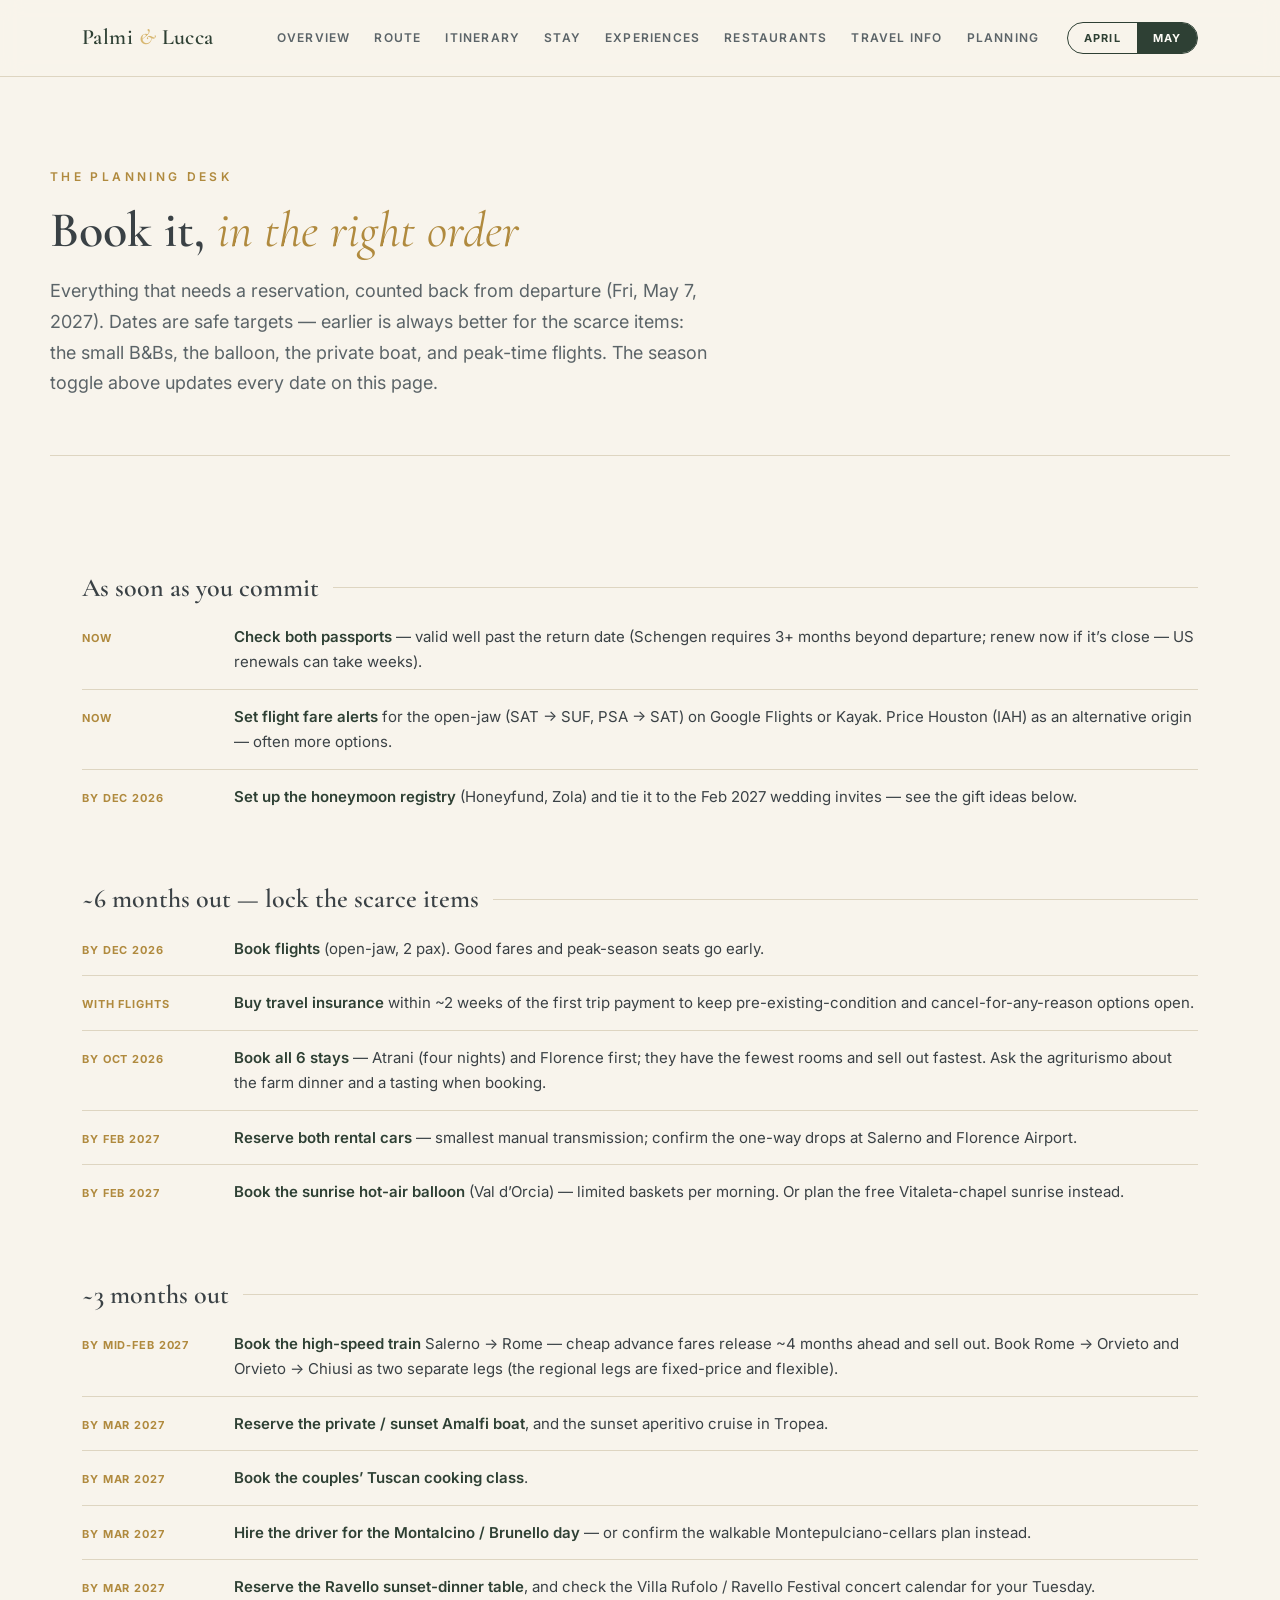
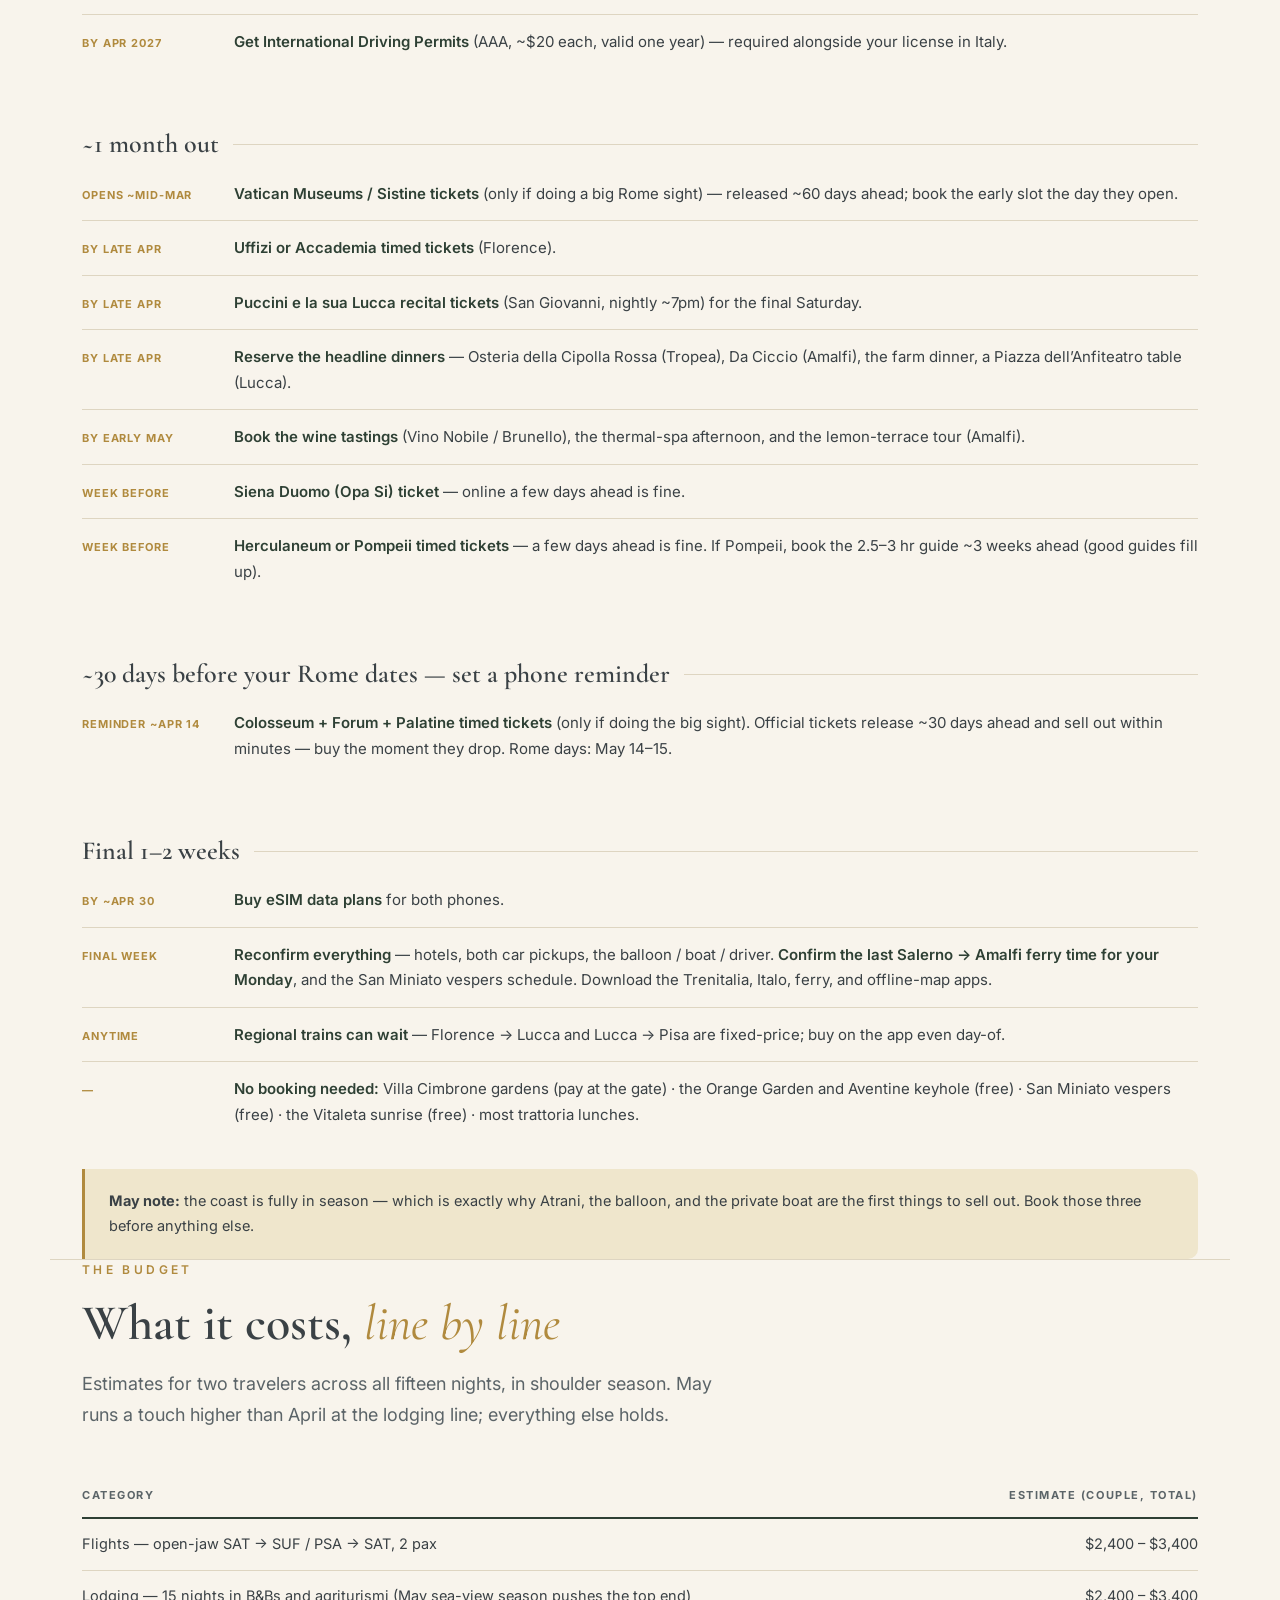
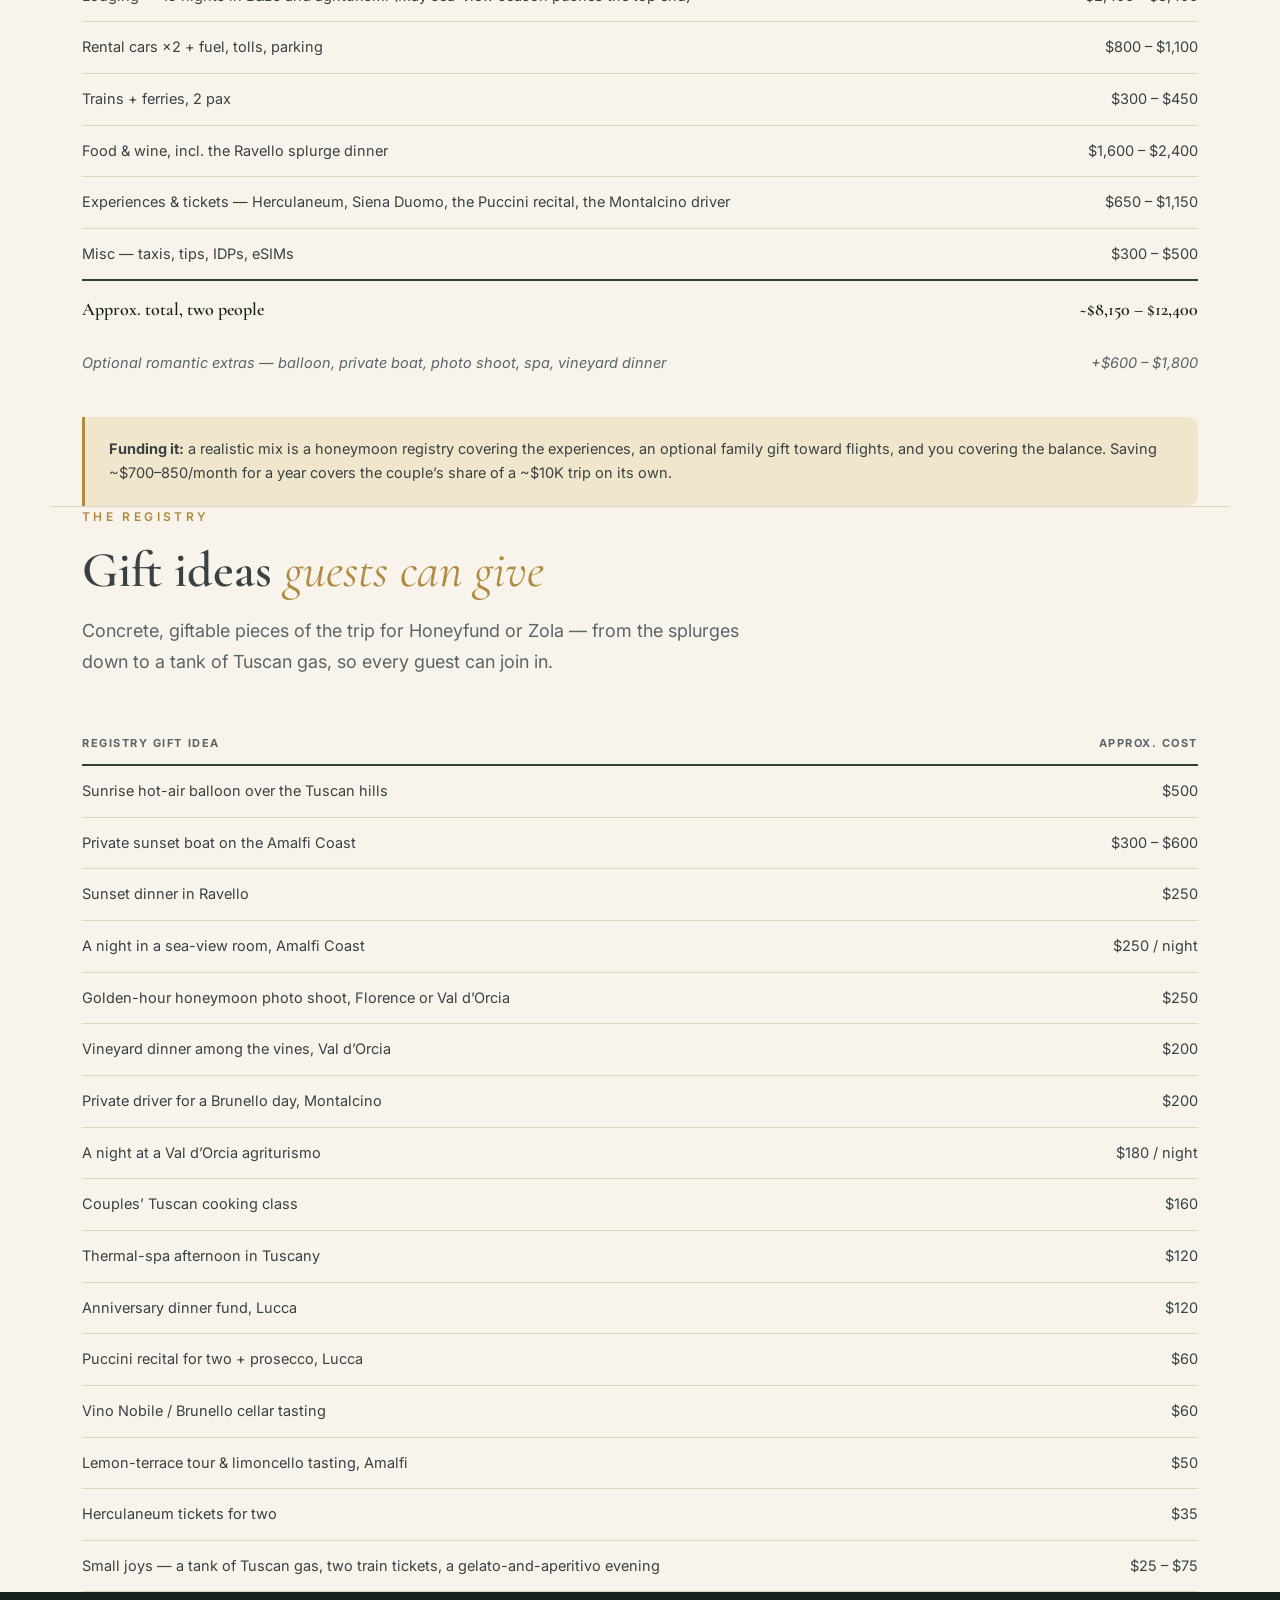
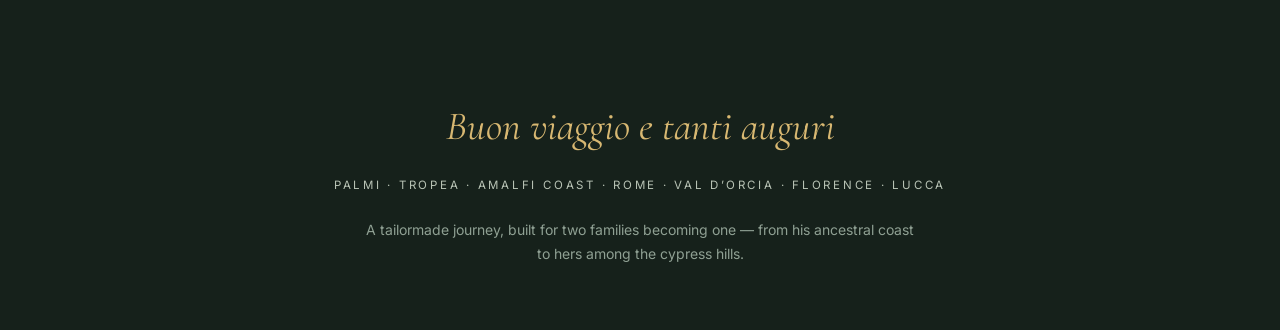
<file: planning.html>
<!DOCTYPE html>
<html lang="en" data-season="b">
<head>
<meta charset="UTF-8">
<meta name="viewport" content="width=device-width, initial-scale=1.0, viewport-fit=cover">
<title>Planning &middot; Palmi &amp; Lucca &middot; Book-By Checklist &amp; Budget</title>
<meta name="description" content="The booking checklist and full budget for the Palmi-to-Lucca honeymoon — what to reserve, by when, and what it all costs.">
<meta name="theme-color" content="#16211B">

<link rel="preconnect" href="https://fonts.googleapis.com">
<link rel="preconnect" href="https://fonts.gstatic.com" crossorigin>
<link href="https://fonts.googleapis.com/css2?family=Playfair+Display:ital,wght@0,400;0,500;0,600;1,500&family=Cormorant+Garamond:ital,wght@0,400;0,500;0,600;0,700;1,400;1,500&family=Inter:wght@300;400;500;600;700&display=swap" rel="stylesheet">
<link rel="stylesheet" href="https://cdnjs.cloudflare.com/ajax/libs/font-awesome/6.5.1/css/all.min.css">
<link rel="stylesheet" href="assets/style.css">
</head>
<body>
<a class="skip-link" href="#main">Skip to planning content</a>
<div id="scroll-progress" aria-hidden="true"></div>

<!-- ============ STICKY NAVIGATION ============ -->
<header class="site-nav">
  <div class="nav-inner">
    <a class="brand" href="index.html">Palmi <span class="amp">&amp;</span> Lucca</a>
    <nav class="nav-links" aria-label="Section navigation">
      <a href="index.html#overview">Overview</a>
      <a href="index.html#route">Route</a>
      <a href="index.html#itinerary">Itinerary</a>
      <a href="index.html#stay">Stay</a>
      <a href="index.html#experiences">Experiences</a>
      <a href="index.html#restaurants">Restaurants</a>
      <a href="index.html#travel-info">Travel Info</a>
      <a href="planning.html" aria-current="page">Planning</a>
    </nav>
    <div class="nav-actions">
      <div class="season-toggle" role="group" aria-label="Choose your travel season">
        <button type="button" id="btnA" aria-pressed="false">April</button>
        <button type="button" id="btnB" aria-pressed="true">May</button>
      </div>
      <button class="hamburger" id="hamburger" aria-expanded="false" aria-controls="mobile-nav" aria-label="Open menu">
        <span></span><span></span><span></span>
      </button>
    </div>
  </div>
  <nav class="mobile-nav" id="mobile-nav" aria-label="Mobile section navigation">
    <a href="index.html#overview">Overview</a>
    <a href="index.html#route">Route</a>
    <a href="index.html#itinerary">Itinerary</a>
    <a href="index.html#stay">Where You&rsquo;ll Stay</a>
    <a href="index.html#experiences">Experiences</a>
    <a href="index.html#restaurants">Restaurants</a>
    <a href="index.html#travel-info">Travel Info</a>
    <a href="planning.html" aria-current="page">Planning</a>
  </nav>
</header>

<main id="main">

<!-- ============ PAGE HEAD ============ -->
<section class="wrap page-head" style="padding-bottom:0">
  <div class="section-head reveal">
    <span class="eyebrow">The Planning Desk</span>
    <h2>Book it, <em>in the right order</em></h2>
    <p>Everything that needs a reservation, counted back from departure (<span class="sA">Fri, Apr 9, 2027</span><span class="sB">Fri, May 7, 2027</span>). Dates are safe targets &mdash; earlier is always better for the scarce items: the small B&amp;Bs, the balloon, the private boat, and peak-time flights. The season toggle above updates every date on this page.</p>
  </div>
</section>

<!-- ============ BOOK-BY CHECKLIST ============ -->
<section id="bookby" class="wrap" style="padding-top:56px">

  <div class="phase reveal">
    <h3>As soon as you commit</h3>
    <div class="task"><span class="task-when">Now</span><p><strong>Check both passports</strong> &mdash; valid well past the return date (Schengen requires 3+ months beyond departure; renew now if it&rsquo;s close &mdash; US renewals can take weeks).</p></div>
    <div class="task"><span class="task-when">Now</span><p><strong>Set flight fare alerts</strong> for the open-jaw (SAT &rarr; SUF, PSA &rarr; SAT) on Google Flights or Kayak. Price Houston (IAH) as an alternative origin &mdash; often more options.</p></div>
    <div class="task"><span class="task-when">By Dec 2026</span><p><strong>Set up the honeymoon registry</strong> (Honeyfund, Zola) and tie it to the Feb 2027 wedding invites &mdash; see the gift ideas below.</p></div>
  </div>

  <div class="phase reveal">
    <h3>~6 months out &mdash; lock the scarce items</h3>
    <div class="task"><span class="task-when"><span class="sA">By Nov 2026</span><span class="sB">By Dec 2026</span></span><p><strong>Book flights</strong> (open-jaw, 2 pax). Good fares and peak-season seats go early.</p></div>
    <div class="task"><span class="task-when">With flights</span><p><strong>Buy travel insurance</strong> within ~2 weeks of the first trip payment to keep pre-existing-condition and cancel-for-any-reason options open.</p></div>
    <div class="task"><span class="task-when"><span class="sA">By Nov 2026</span><span class="sB">By Oct 2026</span></span><p><strong>Book all 6 stays</strong> &mdash; Atrani (four nights) and Florence first; they have the fewest rooms and sell out fastest. Ask the agriturismo about the farm dinner and a tasting when booking.</p></div>
    <div class="task"><span class="task-when"><span class="sA">By Jan 2027</span><span class="sB">By Feb 2027</span></span><p><strong>Reserve both rental cars</strong> &mdash; smallest manual transmission; confirm the one-way drops at Salerno and Florence Airport.</p></div>
    <div class="task"><span class="task-when"><span class="sA">By Jan 2027</span><span class="sB">By Feb 2027</span></span><p><strong>Book the sunrise hot-air balloon</strong> (Val d&rsquo;Orcia) &mdash; limited baskets per morning. Or plan the free Vitaleta-chapel sunrise instead.</p></div>
  </div>

  <div class="phase reveal">
    <h3>~3 months out</h3>
    <div class="task"><span class="task-when"><span class="sA">By mid-Jan 2027</span><span class="sB">By mid-Feb 2027</span></span><p><strong>Book the high-speed train</strong> Salerno &rarr; Rome &mdash; cheap advance fares release ~4 months ahead and sell out. Book Rome &rarr; Orvieto and Orvieto &rarr; Chiusi as two separate legs (the regional legs are fixed-price and flexible).</p></div>
    <div class="task"><span class="task-when"><span class="sA">By Feb 2027</span><span class="sB">By Mar 2027</span></span><p><strong>Reserve the private / sunset Amalfi boat</strong>, and the sunset aperitivo cruise in Tropea.</p></div>
    <div class="task"><span class="task-when"><span class="sA">By Feb 2027</span><span class="sB">By Mar 2027</span></span><p><strong>Book the couples&rsquo; Tuscan cooking class</strong>.</p></div>
    <div class="task"><span class="task-when"><span class="sA">By Feb 2027</span><span class="sB">By Mar 2027</span></span><p><strong>Hire the driver for the Montalcino / Brunello day</strong> &mdash; or confirm the walkable Montepulciano-cellars plan instead.</p></div>
    <div class="task"><span class="task-when"><span class="sA">By Feb 2027</span><span class="sB">By Mar 2027</span></span><p><strong>Reserve the Ravello sunset-dinner table</strong>, and check the Villa Rufolo / Ravello Festival concert calendar for your Tuesday.</p></div>
    <div class="task"><span class="task-when"><span class="sA">By Mar 2027</span><span class="sB">By Apr 2027</span></span><p><strong>Get International Driving Permits</strong> (AAA, ~$20 each, valid one year) &mdash; required alongside your license in Italy.</p></div>
  </div>

  <div class="phase reveal">
    <h3>~1 month out</h3>
    <div class="task"><span class="task-when"><span class="sA">Opens ~mid-Feb</span><span class="sB">Opens ~mid-Mar</span></span><p><strong>Vatican Museums / Sistine tickets</strong> (only if doing a big Rome sight) &mdash; released ~60 days ahead; book the early slot the day they open.</p></div>
    <div class="task"><span class="task-when"><span class="sA">By late Mar</span><span class="sB">By late Apr</span></span><p><strong>Uffizi or Accademia timed tickets</strong> (Florence).</p></div>
    <div class="task"><span class="task-when"><span class="sA">By late Mar</span><span class="sB">By late Apr</span></span><p><strong>Puccini e la sua Lucca recital tickets</strong> (San Giovanni, nightly ~7pm) for the final Saturday.</p></div>
    <div class="task"><span class="task-when"><span class="sA">By late Mar</span><span class="sB">By late Apr</span></span><p><strong>Reserve the headline dinners</strong> &mdash; Osteria della Cipolla Rossa (Tropea), Da Ciccio (Amalfi), the farm dinner, a Piazza dell&rsquo;Anfiteatro table (Lucca).</p></div>
    <div class="task"><span class="task-when"><span class="sA">By early Apr</span><span class="sB">By early May</span></span><p><strong>Book the wine tastings</strong> (Vino Nobile / Brunello), the thermal-spa afternoon, and the lemon-terrace tour (Amalfi).</p></div>
    <div class="task"><span class="task-when">Week before</span><p><strong>Siena Duomo (Opa Si) ticket</strong> &mdash; online a few days ahead is fine.</p></div>
    <div class="task"><span class="task-when">Week before</span><p><strong>Herculaneum or Pompeii timed tickets</strong> &mdash; a few days ahead is fine. If Pompeii, book the 2.5&ndash;3&nbsp;hr guide ~3 weeks ahead (good guides fill up).</p></div>
  </div>

  <div class="phase reveal">
    <h3>~30 days before your Rome dates &mdash; set a phone reminder</h3>
    <div class="task"><span class="task-when"><span class="sA">Reminder ~Mar 17</span><span class="sB">Reminder ~Apr 14</span></span><p><strong>Colosseum + Forum + Palatine timed tickets</strong> (only if doing the big sight). Official tickets release ~30 days ahead and sell out within minutes &mdash; buy the moment they drop. Rome days: <span class="sA">Apr 16&ndash;17</span><span class="sB">May 14&ndash;15</span>.</p></div>
  </div>

  <div class="phase reveal">
    <h3>Final 1&ndash;2 weeks</h3>
    <div class="task"><span class="task-when"><span class="sA">By ~Apr 2</span><span class="sB">By ~Apr 30</span></span><p><strong>Buy eSIM data plans</strong> for both phones.</p></div>
    <div class="task"><span class="task-when">Final week</span><p><strong>Reconfirm everything</strong> &mdash; hotels, both car pickups, the balloon / boat / driver. <strong>Confirm the last Salerno &rarr; Amalfi ferry time for your Monday</strong>, and the San Miniato vespers schedule. Download the Trenitalia, Italo, ferry, and offline-map apps.</p></div>
    <div class="task"><span class="task-when">Anytime</span><p><strong>Regional trains can wait</strong> &mdash; Florence &rarr; Lucca and Lucca &rarr; Pisa are fixed-price; buy on the app even day-of.</p></div>
    <div class="task"><span class="task-when">&mdash;</span><p><strong>No booking needed:</strong> Villa Cimbrone gardens (pay at the gate) &middot; the Orange Garden and Aventine keyhole (free) &middot; San Miniato vespers (free) &middot; the Vitaleta sunrise (free) &middot; most trattoria lunches.</p></div>
  </div>

  <div class="note-card reveal sA"><strong>April note:</strong> your last full day and departure (Apr 24&ndash;25) fall on Italy&rsquo;s Liberation Day weekend &mdash; expect ceremonies and some closures in Lucca; the Pisa flight is unaffected. Also confirm coastal hotels, the Salerno&ndash;Amalfi ferries, and the boat operators have opened for the season.</div>
  <div class="note-card reveal sB"><strong>May note:</strong> the coast is fully in season &mdash; which is exactly why Atrani, the balloon, and the private boat are the first things to sell out. Book those three before anything else.</div>
</section>

<!-- ============ BUDGET ============ -->
<section id="budget" class="wrap">
  <div class="section-head reveal">
    <span class="eyebrow">The Budget</span>
    <h2>What it costs, <em>line by line</em></h2>
    <p>Estimates for two travelers across all fifteen nights, in shoulder season. May runs a touch higher than April at the lodging line; everything else holds.</p>
  </div>

  <table class="budget-table reveal">
    <thead><tr><th>Category</th><th>Estimate (couple, total)</th></tr></thead>
    <tbody>
      <tr><td>Flights &mdash; open-jaw SAT &rarr; SUF / PSA &rarr; SAT, 2 pax</td><td>$2,400 &ndash; $3,400</td></tr>
      <tr><td>Lodging &mdash; 15 nights in B&amp;Bs and agriturismi <span class="sB">(May sea-view season pushes the top end)</span></td><td><span class="sA">$2,100 &ndash; $3,000</span><span class="sB">$2,400 &ndash; $3,400</span></td></tr>
      <tr><td>Rental cars &times;2 + fuel, tolls, parking</td><td>$800 &ndash; $1,100</td></tr>
      <tr><td>Trains + ferries, 2 pax</td><td>$300 &ndash; $450</td></tr>
      <tr><td>Food &amp; wine, incl. the Ravello splurge dinner</td><td>$1,600 &ndash; $2,400</td></tr>
      <tr><td>Experiences &amp; tickets &mdash; Herculaneum, Siena Duomo, the Puccini recital, the Montalcino driver</td><td>$650 &ndash; $1,150</td></tr>
      <tr><td>Misc &mdash; taxis, tips, IDPs, eSIMs</td><td>$300 &ndash; $500</td></tr>
      <tr class="total"><td>Approx. total, two people</td><td>~$8,150 &ndash; $12,400</td></tr>
      <tr class="extra"><td>Optional romantic extras &mdash; balloon, private boat, photo shoot, spa, vineyard dinner</td><td>+$600 &ndash; $1,800</td></tr>
    </tbody>
  </table>

  <div class="note-card reveal"><strong>Funding it:</strong> a realistic mix is a honeymoon registry covering the experiences, an optional family gift toward flights, and you covering the balance. Saving ~$700&ndash;850/month for a year covers the couple&rsquo;s share of a ~$10K trip on its own.</div>
</section>

<!-- ============ REGISTRY ============ -->
<section id="registry" class="wrap">
  <div class="section-head reveal">
    <span class="eyebrow">The Registry</span>
    <h2>Gift ideas <em>guests can give</em></h2>
    <p>Concrete, giftable pieces of the trip for Honeyfund or Zola &mdash; from the splurges down to a tank of Tuscan gas, so every guest can join in.</p>
  </div>

  <table class="budget-table reveal">
    <thead><tr><th>Registry gift idea</th><th>Approx. cost</th></tr></thead>
    <tbody>
      <tr><td>Sunrise hot-air balloon over the Tuscan hills</td><td>$500</td></tr>
      <tr><td>Private sunset boat on the Amalfi Coast</td><td>$300 &ndash; $600</td></tr>
      <tr><td>Sunset dinner in Ravello</td><td>$250</td></tr>
      <tr><td>A night in a sea-view room, Amalfi Coast</td><td>$250 / night</td></tr>
      <tr><td>Golden-hour honeymoon photo shoot, Florence or Val d&rsquo;Orcia</td><td>$250</td></tr>
      <tr><td>Vineyard dinner among the vines, Val d&rsquo;Orcia</td><td>$200</td></tr>
      <tr><td>Private driver for a Brunello day, Montalcino</td><td>$200</td></tr>
      <tr><td>A night at a Val d&rsquo;Orcia agriturismo</td><td>$180 / night</td></tr>
      <tr><td>Couples&rsquo; Tuscan cooking class</td><td>$160</td></tr>
      <tr><td>Thermal-spa afternoon in Tuscany</td><td>$120</td></tr>
      <tr><td>Anniversary dinner fund, Lucca</td><td>$120</td></tr>
      <tr><td>Puccini recital for two + prosecco, Lucca</td><td>$60</td></tr>
      <tr><td>Vino Nobile / Brunello cellar tasting</td><td>$60</td></tr>
      <tr><td>Lemon-terrace tour &amp; limoncello tasting, Amalfi</td><td>$50</td></tr>
      <tr><td>Herculaneum tickets for two</td><td>$35</td></tr>
      <tr><td>Small joys &mdash; a tank of Tuscan gas, two train tickets, a gelato-and-aperitivo evening</td><td>$25 &ndash; $75</td></tr>
    </tbody>
  </table>
</section>

</main>

<!-- ============ BACK TO TOP ============ -->
<button id="back-to-top" aria-label="Back to top"><i class="fa-solid fa-arrow-up" aria-hidden="true"></i></button>

<!-- ============ FOOTER ============ -->
<footer>
  <p class="fin">Buon viaggio e tanti auguri</p>
  <p class="sig">Palmi &middot; Tropea &middot; Amalfi Coast &middot; Rome &middot; Val d&rsquo;Orcia &middot; Florence &middot; Lucca</p>
  <p class="fin-note">A tailormade journey, built for two families becoming one &mdash; from his ancestral coast to hers among the cypress hills.</p>
</footer>

<script src="assets/app.js"></script>
</body>
</html>
</file>
<file: assets/style.css>
/* ==========================================================================
   1. RESET & CSS VARIABLES
   ========================================================================== */
*,*::before,*::after{margin:0;padding:0;box-sizing:border-box}
html{scroll-behavior:smooth;scroll-padding-top:92px}
@media (prefers-reduced-motion:reduce){
  html{scroll-behavior:auto}
  *,*::before,*::after{animation-duration:.001ms!important;animation-iteration-count:1!important;transition-duration:.001ms!important;scroll-behavior:auto!important}
}
:root{
  /* palette */
  --ivory:#F8F4EC;
  --warm-white:#FDFBF6;
  --charcoal:#23282B;
  --charcoal-soft:#3A4145;
  --ink-soft:#5B6468;
  --gold:#B08A3E;
  --gold-soft:#D8B872;
  --gold-pale:#EFE6CC;
  --forest:#2E4034;
  --forest-deep:#16211B;
  --slate:#6E7B82;
  --line:#DED5C1;
  --white:#FFFFFF;
  --shadow-sm:0 2px 10px rgba(35,40,43,.06);
  --shadow-md:0 14px 34px rgba(22,33,27,.14);
  --shadow-lg:0 28px 60px rgba(22,33,27,.22);
  /* type */
  --font-display:'Playfair Display', Georgia, serif;
  --font-serif:'Cormorant Garamond', Georgia, serif;
  --font-sans:'Inter', -apple-system, BlinkMacSystemFont, sans-serif;
  --nav-h:76px;
}
html[data-season="a"] .sB{display:none!important}
html[data-season="b"] .sA{display:none!important}
body{
  font-family:var(--font-sans);
  background:var(--ivory);
  color:var(--charcoal);
  line-height:1.7;
  font-size:16px;
  -webkit-font-smoothing:antialiased;
  overflow-x:hidden;
  -webkit-tap-highlight-color:transparent;
}
img{max-width:100%;display:block}
a{color:inherit}
button{font-family:inherit}
.wrap{max-width:1180px;margin:0 auto;padding:0 32px}
section{padding:120px 0}
section+section{border-top:1px solid var(--line)}
.eyebrow{
  font-size:12px;font-weight:600;letter-spacing:.28em;text-transform:uppercase;
  color:var(--gold);margin-bottom:16px;display:block;
}
h1,h2,h3,h4{font-family:var(--font-serif);font-weight:600;color:var(--charcoal-soft)}
.section-head{max-width:720px;margin-bottom:56px}
.section-head h2{font-size:clamp(32px,4.4vw,50px);line-height:1.1;margin-bottom:18px}
.section-head h2 em{font-style:italic;font-weight:400;color:var(--gold)}
.section-head p{font-size:18px;color:var(--ink-soft);max-width:60ch}
.amp{font-style:italic;color:var(--gold-soft)}

/* skip link */
.skip-link{
  position:absolute;left:-999px;top:auto;background:var(--forest);color:var(--white);
  padding:14px 22px;z-index:999;border-radius:0 0 8px 0;font-weight:600;
}
.skip-link:focus{left:0;top:0}

/* focus states */
a:focus-visible,button:focus-visible,summary:focus-visible,input:focus-visible{
  outline:2px solid var(--gold);outline-offset:3px;
}

/* buttons */
.btn{
  display:inline-flex;align-items:center;gap:10px;font-size:13px;font-weight:600;
  letter-spacing:.14em;text-transform:uppercase;padding:16px 34px;border-radius:2px;
  text-decoration:none;cursor:pointer;border:1px solid transparent;transition:all .3s ease;
}
.btn-gold{background:var(--gold);color:var(--forest-deep);border-color:var(--gold)}
.btn-gold:hover{background:transparent;color:var(--gold-soft);border-color:var(--gold-soft)}
.btn-outline{background:transparent;color:var(--warm-white);border-color:rgba(248,244,236,.5)}
.btn-outline:hover{background:var(--warm-white);color:var(--forest-deep)}
.btn-line{background:transparent;color:var(--forest);border-color:var(--forest);padding:12px 24px}
.btn-line:hover{background:var(--forest);color:var(--warm-white)}

/* reveal-on-scroll */
.reveal{opacity:0;transform:translateY(36px);transition:opacity .9s cubic-bezier(.2,.7,.2,1),transform .9s cubic-bezier(.2,.7,.2,1)}
.reveal.is-visible{opacity:1;transform:translateY(0)}
.reveal-delay-1.is-visible{transition-delay:.1s}
.reveal-delay-2.is-visible{transition-delay:.2s}
.reveal-delay-3.is-visible{transition-delay:.3s}

/* ==========================================================================
   2. SCROLL PROGRESS + STICKY NAV
   ========================================================================== */
#scroll-progress{
  position:fixed;top:0;left:0;height:3px;width:0%;
  background:linear-gradient(90deg,var(--gold),var(--gold-soft));
  z-index:300;transition:width .1s linear;
}
.site-nav{
  position:sticky;top:0;z-index:200;
  background:rgba(248,244,236,.86);-webkit-backdrop-filter:blur(10px) saturate(140%);backdrop-filter:blur(10px) saturate(140%);
  border-bottom:1px solid var(--line);
}
.nav-inner{
  max-width:1180px;margin:0 auto;padding:0 32px;height:var(--nav-h);
  display:flex;align-items:center;gap:28px;
}
.brand{
  font-family:var(--font-serif);font-size:22px;font-weight:600;letter-spacing:.02em;
  text-decoration:none;color:var(--forest);white-space:nowrap;
}
.nav-links{display:flex;gap:24px;margin-left:auto}
.nav-links a{
  font-size:12px;font-weight:600;letter-spacing:.1em;text-transform:uppercase;
  text-decoration:none;color:var(--ink-soft);position:relative;padding:6px 0;white-space:nowrap;
  transition:color .25s;
}
.nav-links a::after{
  content:"";position:absolute;left:0;bottom:-2px;width:0;height:1px;background:var(--gold);transition:width .25s;
}
.nav-links a:hover,.nav-links a[aria-current]{color:var(--forest)}
.nav-links a:hover::after,.nav-links a[aria-current]::after{width:100%}
.nav-actions{display:flex;align-items:center;gap:14px}
.season-toggle{display:inline-flex;border:1px solid var(--forest);border-radius:999px;overflow:hidden}
.season-toggle button{
  font-size:11px;font-weight:700;letter-spacing:.1em;text-transform:uppercase;
  padding:8px 16px;border:0;background:transparent;color:var(--forest);cursor:pointer;transition:.2s;
}
.season-toggle button[aria-pressed="true"]{background:var(--forest);color:var(--warm-white)}
.hamburger{
  display:none;flex-direction:column;justify-content:center;gap:5px;
  width:38px;height:38px;border:0;background:transparent;cursor:pointer;
}
.hamburger span{display:block;width:22px;height:2px;background:var(--forest);transition:.3s}
body.nav-open .hamburger span:nth-child(1){transform:translateY(7px) rotate(45deg)}
body.nav-open .hamburger span:nth-child(2){opacity:0}
body.nav-open .hamburger span:nth-child(3){transform:translateY(-7px) rotate(-45deg)}
.mobile-nav{
  display:none;flex-direction:column;background:var(--warm-white);border-top:1px solid var(--line);
  max-height:0;overflow:hidden;transition:max-height .35s ease;
}
body.nav-open .mobile-nav{max-height:520px}
.mobile-nav a{
  padding:16px 32px;font-size:14px;font-weight:600;letter-spacing:.08em;text-transform:uppercase;
  text-decoration:none;color:var(--charcoal-soft);border-bottom:1px solid var(--line);
}

/* ==========================================================================
   3. HERO
   ========================================================================== */
.hero{position:relative;min-height:100vh;min-height:100svh;display:flex;align-items:flex-end;overflow:hidden;color:var(--warm-white)}
.hero-bg{
  position:absolute;inset:-8% 0 0 0;background-size:cover;background-position:center;
  will-change:transform;transform:translateY(0);
}
.hero-overlay{
  position:absolute;inset:0;
  background:linear-gradient(180deg,rgba(22,33,27,.25) 0%,rgba(22,33,27,.35) 45%,rgba(22,33,27,.86) 100%);
}
.hero-content{position:relative;z-index:2;width:100%;padding:0 32px 90px;max-width:1180px;margin:0 auto}
.badge{
  display:inline-block;font-size:11px;font-weight:700;letter-spacing:.22em;text-transform:uppercase;
  color:var(--forest-deep);background:var(--gold-soft);padding:8px 18px;border-radius:999px;margin-bottom:26px;
}
.hero .eyebrow{color:var(--gold-soft)}
.hero-title{
  font-family:var(--font-display);font-weight:500;font-size:clamp(48px,8.6vw,108px);
  line-height:1.0;letter-spacing:.005em;margin-bottom:18px;color:var(--warm-white);
}
.hero-sub{
  font-family:var(--font-serif);font-style:italic;font-size:clamp(19px,2.4vw,26px);
  max-width:46ch;color:#E7E1D2;margin-bottom:46px;font-weight:400;
}
.hero-stats{display:flex;flex-wrap:wrap;gap:44px;margin-bottom:46px}
.hstat{display:flex;flex-direction:column;gap:6px}
.hn{font-family:var(--font-serif);font-size:30px;font-weight:600;color:var(--gold-soft)}
.hn-cost{font-size:24px}
.hl{font-size:11px;font-weight:600;letter-spacing:.16em;text-transform:uppercase;color:#C9C3B3}
.scroll-cue{
  position:absolute;bottom:28px;left:50%;transform:translateX(-50%);
  background:transparent;border:1px solid rgba(248,244,236,.5);color:var(--warm-white);
  width:44px;height:44px;border-radius:50%;cursor:pointer;z-index:2;
  display:flex;align-items:center;justify-content:center;
  animation:bob 2.4s ease-in-out infinite;
}
@keyframes bob{0%,100%{transform:translateX(-50%) translateY(0)}50%{transform:translateX(-50%) translateY(8px)}}

/* ==========================================================================
   4. OVERVIEW + STAT CARDS
   ========================================================================== */
.overview-grid{display:grid;grid-template-columns:1.1fr .9fr;gap:70px;align-items:start}
.overview-grid .lead p+p{margin-top:18px;color:var(--ink-soft);font-size:17px}
.highlights{list-style:none;margin-top:30px;display:flex;flex-direction:column;gap:14px}
.highlights li{display:flex;gap:12px;font-size:15.5px;color:var(--charcoal-soft)}
.highlights i{color:var(--gold);margin-top:4px}
.stat-cards{display:grid;grid-template-columns:1fr 1fr;gap:18px}
.stat-card{
  background:var(--warm-white);border:1px solid var(--line);border-radius:10px;padding:26px 22px;
  box-shadow:var(--shadow-sm);transition:transform .3s,box-shadow .3s;
}
.stat-card:hover{transform:translateY(-4px);box-shadow:var(--shadow-md)}
.stat-card i{font-size:22px;color:var(--gold);margin-bottom:14px}
.stat-num{font-family:var(--font-serif);font-size:30px;font-weight:600;color:var(--forest);display:block}
.stat-label{font-size:11.5px;font-weight:600;letter-spacing:.12em;text-transform:uppercase;color:var(--ink-soft);margin-top:4px}
@media (max-width:900px){.overview-grid{grid-template-columns:1fr}}

/* ==========================================================================
   5. ROUTE MAP
   ========================================================================== */
.route-legend{display:flex;flex-wrap:wrap;gap:22px;margin:30px 0 34px}
.route-legend span{display:inline-flex;align-items:center;gap:9px;font-size:13px;color:var(--ink-soft);font-weight:500}
.leg-line{width:32px;height:0;border-top:3px solid var(--forest);border-radius:2px}
.leg-line.ferry{border-top:3px dashed var(--slate)}
.leg-line.train{border-top:3px dotted var(--gold)}
.map-wrap{
  position:relative;border-radius:14px;overflow:hidden;border:1px solid var(--line);
  box-shadow:var(--shadow-md);background:var(--warm-white);
}
#route-map{width:100%;height:520px;background:var(--stone,#EDE7D8)}
.route-pin{
  display:flex;align-items:center;justify-content:center;width:30px;height:30px;border-radius:50%;
  background:var(--forest);color:var(--warm-white);font-family:var(--font-serif);font-weight:700;font-size:14px;
  border:2px solid var(--warm-white);box-shadow:0 2px 8px rgba(0,0,0,.35);
}
.route-pin.fam{background:var(--gold)}
.map-fallback{padding:40px 30px;text-align:center}
.map-fallback svg{width:100%;height:auto;max-width:640px}
.route-list{
  list-style:none;margin-top:26px;display:grid;grid-template-columns:repeat(auto-fill,minmax(230px,1fr));gap:10px;
}
.route-list button{
  width:100%;display:flex;align-items:center;gap:12px;text-align:left;background:var(--warm-white);
  border:1px solid var(--line);border-radius:8px;padding:12px 14px;cursor:pointer;transition:.2s;
}
.route-list button:hover,.route-list li.is-active button{border-color:var(--gold);background:var(--gold-pale)}
.route-list .rn{
  flex-shrink:0;width:26px;height:26px;border-radius:50%;background:var(--forest);color:var(--warm-white);
  display:flex;align-items:center;justify-content:center;font-size:12px;font-weight:700;font-family:var(--font-serif);
}
.route-list .rt{font-size:13.5px;font-weight:600;color:var(--charcoal-soft)}
.flash-highlight{animation:flash 1.2s ease}
@keyframes flash{0%{box-shadow:inset 0 0 0 3px var(--gold)}100%{box-shadow:inset 0 0 0 0 rgba(0,0,0,0)}}

/* ==========================================================================
   6. TIMELINE ITINERARY
   ========================================================================== */
.base-spread{display:grid;grid-template-columns:1fr 1fr;gap:64px;align-items:center;padding:90px 0}
.base-spread+.base-spread{border-top:1px solid var(--line)}
.base-spread.right .figure-col{order:2}
.base-spread .figure-col{position:relative}
.base-spread figure{margin:0;border-radius:14px;overflow:hidden;box-shadow:var(--shadow-lg);cursor:zoom-in;position:relative}
.base-spread figure img{width:100%;height:520px;object-fit:cover;transition:transform .7s ease}
.base-spread figure:hover img{transform:scale(1.06)}
.base-spread figure figcaption{
  position:absolute;left:0;right:0;bottom:0;padding:20px 22px;
  background:linear-gradient(0deg,rgba(22,33,27,.75),transparent);
  color:var(--warm-white);font-size:13px;font-style:italic;font-family:var(--font-serif);
}
.base-index{
  position:absolute;top:-18px;left:-18px;width:64px;height:64px;border-radius:50%;
  background:var(--forest);color:var(--gold-soft);display:flex;align-items:center;justify-content:center;
  font-family:var(--font-serif);font-size:26px;font-weight:700;box-shadow:var(--shadow-md);z-index:2;
}
.base-head{display:flex;align-items:baseline;gap:16px;flex-wrap:wrap;margin-bottom:6px}
.base-head h3{font-size:clamp(28px,3.4vw,38px)}
.base-head h3 em{font-style:italic;font-weight:400;color:var(--ink-soft)}
.nights-badge{
  font-size:11px;font-weight:700;letter-spacing:.12em;text-transform:uppercase;color:var(--forest-deep);
  background:var(--gold-soft);padding:5px 12px;border-radius:999px;white-space:nowrap;
}
.base-overview{color:var(--ink-soft);font-size:16px;margin-top:14px;margin-bottom:22px}
.meta-row{display:flex;flex-wrap:wrap;gap:12px;margin-bottom:22px}
.meta-chip{
  display:inline-flex;align-items:center;gap:8px;font-size:12.5px;font-weight:600;color:var(--forest);
  background:var(--ivory);border:1px solid var(--line);padding:8px 14px;border-radius:999px;
}
.meta-chip i{color:var(--gold)}
.base-lists{display:grid;grid-template-columns:1fr 1fr;gap:22px;margin-bottom:22px}
.base-lists h4{
  font-size:11px;font-weight:700;letter-spacing:.16em;text-transform:uppercase;color:var(--gold);margin-bottom:10px;
  font-family:var(--font-sans);
}
.base-lists ul{list-style:none;font-size:14px;color:var(--charcoal-soft)}
.base-lists li{padding:6px 0 6px 16px;position:relative}
.base-lists li::before{content:"";position:absolute;left:0;top:15px;width:6px;height:6px;border-radius:50%;background:var(--forest)}
.photo-note{
  font-family:var(--font-serif);font-style:italic;font-size:15.5px;color:var(--forest);
  border-left:3px solid var(--gold);padding:8px 16px;margin-bottom:24px;background:var(--gold-pale);border-radius:0 8px 8px 0;
}
details.day{border:1px solid var(--line);border-radius:10px;background:var(--warm-white);margin-top:12px;overflow:hidden}
details.day[open]{border-color:var(--gold)}
details.day summary{
  list-style:none;cursor:pointer;display:flex;align-items:center;gap:16px;padding:15px 18px;
}
details.day summary::-webkit-details-marker{display:none}
.day-chip{
  font-size:11px;font-weight:700;color:var(--forest-deep);background:var(--gold-soft);border-radius:6px;
  padding:5px 10px;min-width:80px;text-align:center;white-space:nowrap;
}
.day-title{font-family:var(--font-serif);font-weight:600;font-size:17.5px}
.day-title em{font-style:italic;font-weight:400;color:var(--ink-soft)}
.caret{margin-left:auto;flex-shrink:0;width:9px;height:9px;border-right:2px solid var(--ink-soft);border-bottom:2px solid var(--ink-soft);transform:rotate(45deg);transition:transform .2s}
details.day[open] .caret{transform:rotate(-135deg)}
.day-body{padding:2px 18px 20px}
.mae{display:grid;grid-template-columns:90px 1fr;gap:6px 14px;font-size:14px;color:var(--charcoal-soft)}
.mae dt{font-weight:700;color:var(--forest);text-transform:uppercase;font-size:11px;letter-spacing:.08em;padding-top:2px}
.mae dd{margin-bottom:10px}
@media (max-width:900px){
  .base-spread,.base-spread.right .figure-col{grid-template-columns:1fr;order:0}
  .base-spread{grid-template-columns:1fr;gap:30px}
  .base-lists{grid-template-columns:1fr}
  .base-index{width:52px;height:52px;font-size:20px;top:-14px;left:-14px}
  .base-spread figure img{height:340px}
}

/* ==========================================================================
   7. STAY (HOTELS) + COMPARE MODAL
   ========================================================================== */
.stay-group+.stay-group{margin-top:64px}
.stay-group h3{font-size:26px;margin-bottom:22px;display:flex;align-items:center;gap:12px}
.stay-group h3::after{content:"";flex:1;height:1px;background:var(--line)}
.hotel-grid{display:grid;grid-template-columns:1fr 1fr;gap:26px}
.hotel-card{
  background:var(--warm-white);border:1px solid var(--line);border-radius:14px;overflow:hidden;
  box-shadow:var(--shadow-sm);transition:transform .35s ease,box-shadow .35s ease;position:relative;
}
.hotel-card:hover{transform:translateY(-6px);box-shadow:var(--shadow-lg)}
.hotel-media{height:230px;overflow:hidden}
.hotel-media img{width:100%;height:100%;object-fit:cover;transition:transform .6s ease}
.hotel-card:hover .hotel-media img{transform:scale(1.08)}
.hotel-body{padding:24px}
.hotel-name{font-size:21px;margin-bottom:4px}
.hotel-stars{color:var(--gold);font-size:13px;margin-bottom:8px}
.hotel-loc{font-size:12.5px;color:var(--ink-soft);text-transform:uppercase;letter-spacing:.08em;margin-bottom:14px;display:flex;align-items:center;gap:6px}
.hotel-desc{font-size:14.5px;color:var(--charcoal-soft);margin-bottom:12px}
.hotel-why{font-size:13.5px;font-style:italic;color:var(--forest);background:var(--ivory);padding:10px 14px;border-radius:8px;margin-bottom:14px}
.amenities{display:flex;flex-wrap:wrap;gap:8px;margin-bottom:16px}
.amenities span{font-size:11px;font-weight:600;color:var(--forest);background:var(--gold-pale);padding:4px 10px;border-radius:999px}
.hotel-foot{display:flex;align-items:center;justify-content:space-between;gap:10px;flex-wrap:wrap}
.price-range{font-family:var(--font-serif);font-weight:600;color:var(--forest);font-size:16px}
.hotel-grid{position:relative}
@media (max-width:800px){.hotel-grid{grid-template-columns:1fr}}

/* ==========================================================================
   8. EXPERIENCES
   ========================================================================== */
.exp-grid{display:grid;grid-template-columns:1fr 1fr;gap:30px}
.exp-card{
  background:var(--warm-white);border:1px solid var(--line);border-radius:14px;overflow:hidden;
  box-shadow:var(--shadow-sm);transition:transform .35s,box-shadow .35s;
}
.exp-card:hover{transform:translateY(-6px);box-shadow:var(--shadow-lg)}
.exp-media{height:220px;overflow:hidden;position:relative}
.exp-media img{width:100%;height:100%;object-fit:cover;transition:transform .6s ease}
.exp-card:hover .exp-media img{transform:scale(1.08)}
.exp-tag{
  position:absolute;top:14px;left:14px;font-size:11px;font-weight:700;letter-spacing:.08em;text-transform:uppercase;
  padding:5px 12px;border-radius:999px;
}
.exp-tag.included{background:var(--forest);color:var(--warm-white)}
.exp-tag.optional{background:var(--gold-soft);color:var(--forest-deep)}
.exp-body{padding:22px}
.exp-title{font-size:21px;margin-bottom:8px}
.exp-desc{font-size:14.5px;color:var(--charcoal-soft);margin-bottom:14px}
.exp-meta{display:flex;flex-wrap:wrap;gap:12px;font-size:12px;color:var(--ink-soft);margin-bottom:12px}
.exp-meta span{display:flex;align-items:center;gap:6px}
.exp-score{display:flex;align-items:center;gap:4px;color:var(--gold)}
@media (max-width:800px){.exp-grid{grid-template-columns:1fr}}

/* ==========================================================================
   9. RESTAURANTS
   ========================================================================== */
.rest-grid{display:grid;grid-template-columns:1fr 1fr;gap:30px}
.rest-card{
  display:grid;grid-template-columns:220px 1fr;background:var(--warm-white);border:1px solid var(--line);
  border-radius:14px;overflow:hidden;box-shadow:var(--shadow-sm);transition:transform .35s,box-shadow .35s;
}
.rest-card:hover{transform:translateY(-5px);box-shadow:var(--shadow-md)}
.rest-media{overflow:hidden}
.rest-media img{width:100%;height:100%;object-fit:cover;min-height:200px;transition:transform .6s ease}
.rest-card:hover .rest-media img{transform:scale(1.08)}
.rest-body{padding:20px 22px}
.rest-name{font-size:19px;margin-bottom:4px}
.rest-tags{display:flex;flex-wrap:wrap;gap:8px;margin-bottom:10px;font-size:12px;color:var(--ink-soft)}
.rest-tags .price{color:var(--gold);font-weight:700}
.rest-tags .michelin{color:var(--forest);font-weight:700}
.rest-desc{font-size:13.5px;color:var(--charcoal-soft);margin-bottom:10px}
.rest-dishes{font-size:12.5px;font-style:italic;color:var(--forest);margin-bottom:10px}
.rest-foot{display:flex;justify-content:space-between;align-items:center;font-size:11.5px;color:var(--ink-soft)}
.rest-foot a{color:var(--gold);font-weight:600;text-decoration:none}
@media (max-width:700px){.rest-card{grid-template-columns:1fr}.rest-media img{min-height:170px}}
@media (max-width:900px){.rest-grid{grid-template-columns:1fr}}

/* ==========================================================================
   10. TRAVEL INFORMATION
   ========================================================================== */
.info-grid{display:grid;grid-template-columns:repeat(3,1fr);gap:22px}
.info-card{background:var(--warm-white);border:1px solid var(--line);border-radius:12px;padding:26px;box-shadow:var(--shadow-sm)}
.info-card i{font-size:22px;color:var(--gold);margin-bottom:14px}
.info-card h4{font-size:19px;margin-bottom:10px}
.info-card p,.info-card li{font-size:13.5px;color:var(--charcoal-soft)}
.info-card ul{list-style:none;margin-top:6px}
.info-card li{padding-left:14px;position:relative;margin-top:5px}
.info-card li::before{content:"";position:absolute;left:0;top:9px;width:5px;height:5px;border-radius:50%;background:var(--gold)}
@media (max-width:900px){.info-grid{grid-template-columns:1fr 1fr}}
@media (max-width:600px){.info-grid{grid-template-columns:1fr}}

/* ==========================================================================
   11. FLOATING SIDEBAR
   ========================================================================== */
.trip-sidebar{
  position:fixed;top:50%;right:26px;transform:translateY(-50%);width:230px;z-index:120;
  background:rgba(253,251,246,.94);-webkit-backdrop-filter:blur(8px);backdrop-filter:blur(8px);border:1px solid var(--line);
  border-radius:14px;box-shadow:var(--shadow-md);padding:22px;
}
.trip-sidebar h4{
  font-size:11px;font-weight:700;letter-spacing:.16em;text-transform:uppercase;color:var(--gold);margin-bottom:14px;
}
.trip-sidebar dl{display:grid;grid-template-columns:1fr;gap:10px}
.trip-sidebar .si{display:flex;justify-content:space-between;gap:10px;font-size:12.5px;border-bottom:1px dashed var(--line);padding-bottom:8px}
.trip-sidebar .si dt{color:var(--ink-soft)}
.trip-sidebar .si dd{font-weight:600;color:var(--forest-deep);text-align:right}
#sb-current{color:var(--gold);font-weight:700}
@media (max-width:1700px){.trip-sidebar{display:none}}

/* ==========================================================================
   12. LIGHTBOX
   ========================================================================== */
.lightbox{
  position:fixed;inset:0;background:rgba(15,20,17,.94);z-index:500;
  display:flex;align-items:center;justify-content:center;padding:40px;
}
.lightbox[hidden]{display:none}
.lightbox figure{max-width:1100px;max-height:88vh;margin:0;text-align:center}
.lightbox img{max-height:76vh;width:auto;margin:0 auto;border-radius:6px;box-shadow:var(--shadow-lg)}
.lightbox figcaption{color:var(--gold-soft);font-family:var(--font-serif);font-style:italic;margin-top:16px;font-size:16px}
.lightbox-close{
  position:absolute;top:24px;right:32px;background:transparent;border:1px solid rgba(248,244,236,.5);
  color:var(--warm-white);width:44px;height:44px;border-radius:50%;font-size:22px;cursor:pointer;
}

/* ==========================================================================
   13. BACK TO TOP
   ========================================================================== */
#back-to-top{
  position:fixed;bottom:26px;right:26px;width:50px;height:50px;border-radius:50%;
  background:var(--forest);color:var(--gold-soft);border:0;cursor:pointer;font-size:18px;
  box-shadow:var(--shadow-md);opacity:0;visibility:hidden;transform:translateY(14px);
  transition:all .35s ease;z-index:150;
}
#back-to-top.show{opacity:1;visibility:visible;transform:translateY(0)}
#back-to-top:hover{background:var(--forest-deep)}

/* ==========================================================================
   14. FOOTER
   ========================================================================== */
footer{background:var(--forest-deep);color:#B9C4B6;padding:100px 32px 64px;text-align:center}
footer .fin{font-family:var(--font-serif);font-style:italic;font-size:clamp(28px,4vw,40px);color:var(--gold-soft);margin-bottom:16px}
footer .sig{font-size:11.5px;letter-spacing:.24em;text-transform:uppercase}
footer .fin-note{max-width:560px;margin:22px auto 0;font-size:14px;color:#8FA093}

/* ==========================================================================
   15. RESPONSIVE — TABLET / PHONE
   ========================================================================== */
@media (max-width:1130px){
  .nav-links{display:none}
  .hamburger{display:flex}
  .mobile-nav{display:flex}
}
@media (max-width:900px){
  section{padding:80px 0}
  .wrap{padding:0 22px}
  .stat-cards{grid-template-columns:1fr 1fr}
  .info-grid{grid-template-columns:1fr 1fr}
}
@media (max-width:640px){
  .hero-stats{gap:26px}
  .stat-cards{grid-template-columns:1fr}
  .hotel-grid,.exp-grid{grid-template-columns:1fr}
  #route-map{height:380px}
  .route-list{grid-template-columns:1fr}
}

/* ==========================================================================
   15b. PER-BASE CAROUSELS (horizontal scroll for Stay / Experiences / Restaurants)
   ========================================================================== */
.base-block{margin-top:52px}
.base-block:first-of-type{margin-top:6px}
.base-block-head{display:flex;align-items:center;gap:16px;margin-bottom:20px}
.base-block-head h3{font-size:clamp(21px,2.6vw,26px);white-space:nowrap}
.base-block-head h3 em{font-style:italic;font-weight:400;color:var(--ink-soft)}
.base-block-head .rule{flex:1;height:1px;background:var(--line)}
.base-block-head .count{font-size:11px;font-weight:700;letter-spacing:.14em;text-transform:uppercase;color:var(--ink-soft);white-space:nowrap}
.carousel{position:relative}
.carousel-track{
  display:flex;gap:22px;overflow-x:auto;scroll-snap-type:x mandatory;scroll-behavior:smooth;
  padding:6px 2px 22px;-webkit-overflow-scrolling:touch;
  scrollbar-width:thin;scrollbar-color:var(--gold-soft) transparent;
}
.carousel-track::-webkit-scrollbar{height:7px}
.carousel-track::-webkit-scrollbar-thumb{background:var(--gold-soft);border-radius:99px}
.carousel-track::-webkit-scrollbar-track{background:transparent}
.carousel-track>*{flex:0 0 clamp(266px,80vw,322px);scroll-snap-align:start}
.carousel-btn{
  position:absolute;top:42%;transform:translateY(-50%);z-index:5;
  width:46px;height:46px;border-radius:50%;border:1px solid var(--line);
  background:rgba(253,251,246,.95);color:var(--forest);cursor:pointer;
  box-shadow:var(--shadow-md);display:flex;align-items:center;justify-content:center;
  font-size:18px;line-height:1;transition:opacity .25s,background .2s,color .2s;
}
.carousel-btn:hover{background:var(--gold);color:var(--forest-deep)}
.carousel-btn.prev{left:-14px}
.carousel-btn.next{right:-14px}
.carousel-btn[disabled]{opacity:0;pointer-events:none}
@media (hover:none){.carousel-btn{display:none}}
@media (max-width:640px){.carousel-btn{display:none}}
/* restaurant cards become vertical inside carousels */
.rest-card{display:block}
.rest-media{overflow:hidden}
.rest-media img{width:100%;height:190px;min-height:0;object-fit:cover}

/* ==========================================================================
   16. PRINT
   ========================================================================== */
@media print{
  .site-nav,.trip-sidebar,#back-to-top,.scroll-cue,#scroll-progress{display:none!important}
  section{padding:26px 0;border-top:0}
  .hero{min-height:auto}
}

/* ==========================================================================
   17. SMALL-PHONE HEADER
   ========================================================================== */
@media (max-width:480px){
  .nav-inner{padding:0 14px;gap:12px}
  .brand{font-size:18px}
  .season-toggle button{padding:7px 11px;font-size:10.5px}
  .mobile-nav a{padding:14px 18px}
}

/* ==========================================================================
   18. PRINT — reveal everything, open every day, drop chrome
   ========================================================================== */
@media print{
  .reveal{opacity:1!important;transform:none!important}
  details:not([open])>*:not(summary){display:block!important}
  .caret,.carousel-btn,.map-wrap,.route-legend,.btn{display:none!important}
  .carousel-track{flex-wrap:wrap;overflow:visible}
  .carousel-track>*{flex:0 0 46%}
  .base-spread{grid-template-columns:1fr;gap:20px;padding:30px 0}
  .base-spread figure img{height:220px}
  .hero-bg{position:absolute}
}

/* ==========================================================================
   19. PLANNING PAGE (book-by checklist + budget)
   ========================================================================== */
.page-head{padding:90px 0 0}
.phase{margin-top:54px}
.phase h3{font-size:clamp(21px,2.6vw,26px);display:flex;align-items:center;gap:14px}
.phase h3::after{content:"";flex:1;height:1px;background:var(--line)}
.phase .phase-note{font-size:14px;color:var(--ink-soft);margin:6px 0 4px;font-style:italic;font-family:var(--font-serif);font-size:15.5px}
.task{display:flex;gap:20px;align-items:baseline;padding:14px 0;border-bottom:1px solid var(--line);font-size:15px;color:var(--charcoal-soft)}
.task:last-child{border-bottom:0}
.task-when{flex-shrink:0;min-width:132px;font-size:11px;font-weight:700;letter-spacing:.08em;text-transform:uppercase;color:var(--gold)}
.task strong{color:var(--forest);font-weight:600}
@media (max-width:600px){.task{flex-direction:column;gap:4px}}
.budget-table{width:100%;border-collapse:collapse;font-size:14.5px;margin-top:30px}
.budget-table th{text-align:left;font-size:11px;font-weight:700;letter-spacing:.14em;text-transform:uppercase;color:var(--ink-soft);padding:0 12px 12px 0;border-bottom:2px solid var(--forest)}
.budget-table td{padding:13px 12px 13px 0;border-bottom:1px solid var(--line);vertical-align:top;color:var(--charcoal-soft)}
.budget-table th:last-child,.budget-table td:last-child{text-align:right;padding-right:0;white-space:nowrap}
.budget-table tr.total td{font-family:var(--font-serif);font-size:18px;font-weight:600;color:var(--forest-deep);border-top:2px solid var(--forest);border-bottom:0}
.budget-table tr.extra td{color:var(--ink-soft);font-style:italic;border-bottom:0}
.note-card{margin-top:28px;padding:20px 24px;background:var(--gold-pale);border-left:3px solid var(--gold);border-radius:0 10px 10px 0;font-size:14.5px;color:var(--charcoal-soft)}
</file>
